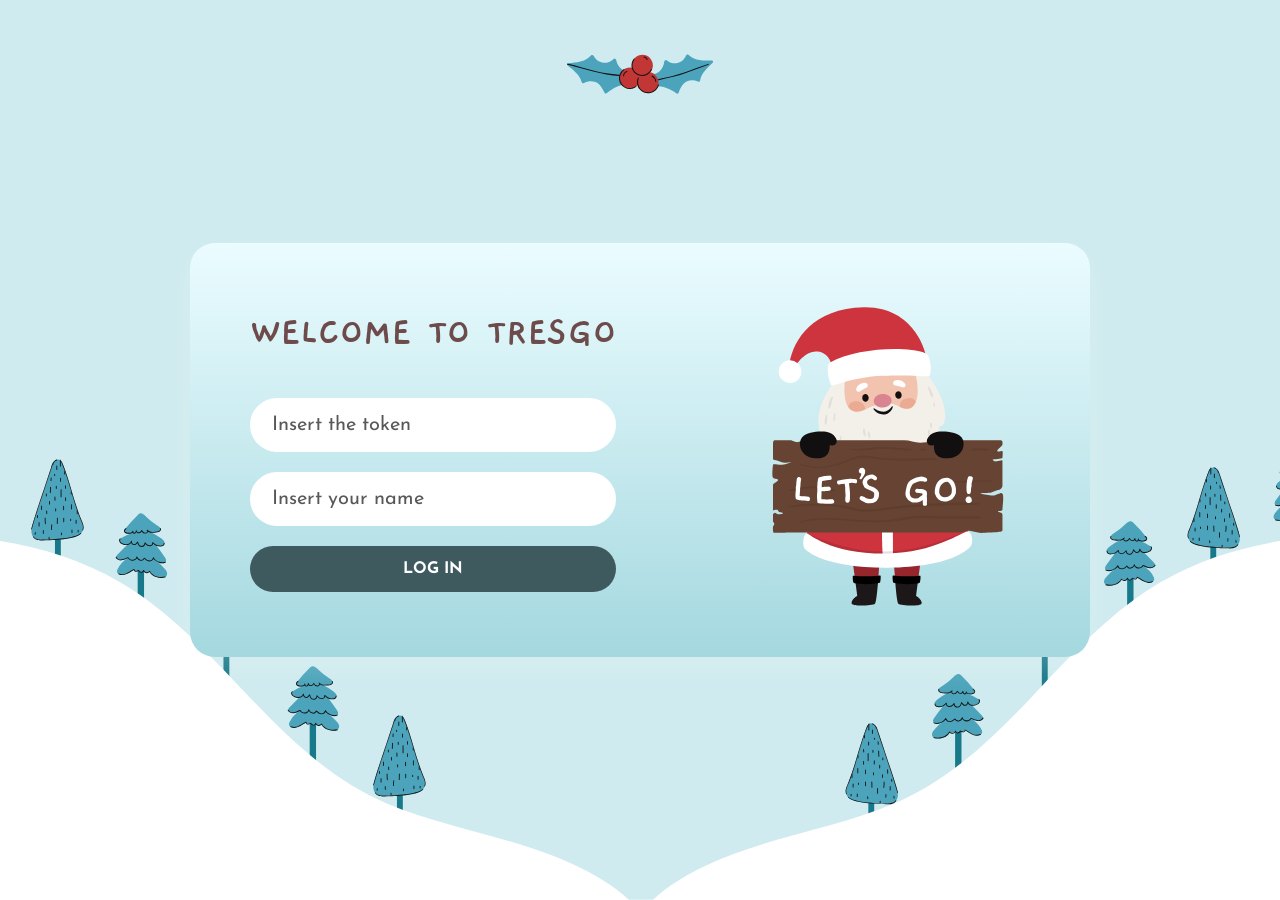
<file: static/interview.html>
<!DOCTYPE html>
<html lang="en">
<head>
    <meta charset="UTF-8">
    <meta name="viewport" content="width=device-width, initial-scale=1.0">
    <title>PROGRESS - TRESGO</title>
    <link rel="stylesheet" href="/static/interview.style.css">
    
    <link rel="preconnect" href="https://fonts.google.com/specimen/Gaegu" crossorigin>
    <link rel="preconnect" href="https://fonts.google.com/specimen/Josefin+Sans" crossorigin>
    <link href="https://fonts.googleapis.com/css2?family=Gaegu&display=swap" rel="stylesheet">
    <link href="https://fonts.googleapis.com/css2?family=Josefin+Sans&display=swap" rel="stylesheet">
</head>

<body>

    <header>
        <div class="container">
            <div class="logo">TRESGO</div>
            <div class="live-indicator">
                <span></span> RECORDING
            </div>
        </div>
    </header>

    <main class="interview-container">
        <div class="video-wrapper">
            <video id="camera-preview" autoplay playsinline muted></video>

            <div id="permission-prompt" class="video-overlay hidden">
                <p>Please allow camera and microphone access...</p>
            </div>
        </div>

        <div class="controls-wrapper">
            <div id="question-area">
                <h3 id="question-title">Question 1/5</h3>
                <p id="question-text">
                    Please introduce yourself and explain why you are interested in this position?
                </p>
            </div>

            <div id="status-area">
                <div id="loading-indicator" class="status-message hidden">
                    <div class="spinner"></div>
                    <span>Uploading video... Please wait.</span>
                </div>

                <div id="upload-error" class="status-message error-message hidden">
                    <span>Network Error! Upload failed.</span>
                    <button id="retry-button" class="btn btn-retry">Retry</button>
                </div>
            </div>

            <div class="button-controls">
                <button id="next-button" class="btn btn-primary">
                    Next Question
                </button>
                <button id="finish-button" class="btn btn-secondary hidden">
                    Finish Interview
                </button>
            </div>
        </div>
    </main>
    
    <script src="/static/interview.js"></script>

</body>
</html>
</file>
<file: static/interview.style.css>
/* --- Cài đặt chung & Biến màu (Giống trang chủ) --- */
:root {
    --bg-light: #CFEBEF;         /* Màu nền xanh nhạt toàn trang */
    --text-primary: #3e5a5f;        
    --text-secondary: #6d4b4b;     
    --primary-blue: #039c97;
    /* Màu nhấn */
    --error-red: #8b0d14;
    --error-bg: #ae6565;
}

body {
    margin: 0;
    padding: 0;
    background-image: linear-gradient(to bottom, #f4fdff, #A4D8DF);
    color: var(--text-primary);
    font-family: 'Josefin Sans', sans-serif;
    display: flex;
    flex-direction: column;
    min-height: 100vh;
}

.container {
    width: 90%;
    max-width: 1200px;
    margin: 0 auto;
}

/* --- Header --- */
header {
    padding: 20px 0;
    border-bottom: 1px solid rgba(255, 255, 255, 0.1);
}

header .container {
    display: flex;
    justify-content: space-between;
    align-items: center;
}

.logo {
    font-size: 40px;
    font-family: 'Gaegu', cursive;
    color: var(--text-secondary)
}

.live-indicator {
    font-size: 16px;
    font-weight: 700;
    color: #FF4D4D;
    display: flex;
    align-items: center;
}

.live-indicator span {
    width: 8px;
    height: 8px;
    background-color: #FF4D4D;
    border-radius: 50%;
    margin-right: 8px;
    animation: pulse 2.0s infinite;
}

@keyframes pulse {
    0% {
        opacity: 1;
    }

    50% {
        opacity: 0.3;
    }

    100% {
        opacity: 1;
    }
}

/* --- Khu vực phỏng vấn chính --- */
.interview-container {
    flex: 0 0 40%;
    /* Chiếm hết không gian còn lại */
    display: flex;
    /* Chia 2 cột (Video | Controls) */
    width: 90%;
    max-width: 2000px;
    margin: 100px auto;
    align-items: stretch;
    gap: 30px;
}

/* Cột 1: Video */
.video-wrapper {
    flex: 0 0 40%;
    aspect-ratio: 4 / 3; /* Giữ tỉ lệ 3 (chiều rộng) : 4 (chiều cao) */
    margin-top: auto;
    margin-bottom: auto;
    position: relative;
    /* Dùng để chứa overlay */
    background-color: #000;
    border-radius: 15px;
    overflow: hidden;
}

#camera-preview {
    width: 100%;
    height: 100%;
    display: block;
    object-fit: cover;
    /* Đảm bảo video lấp đầy khung */
}

/* Lớp phủ (ví dụ: xin quyền) */
.video-overlay {
    position: absolute;
    top: 0;
    left: 0;
    width: 100%;
    height: 100%;
    background-color: rgba(0, 0, 0, 0.7);
    display: flex;
    justify-content: center;
    align-items: center;
    color: white;
    font-size: 18px;
}


/* Cột 2: Điều khiển */
.controls-wrapper {
    flex: 1;
    /* Chiếm 1/3 không gian */
    display: flex;
    flex-direction: column;
}


#question-area h3 {
    margin: 0 0 10px 0;
    color: var(--text-primary);
    font-size: 30px;
}

#question-area p {
    margin: 0;
    color: var(--text-secondary);
    font-size: 24px;
    line-height: 1.6;
}

/* Khu vực trạng thái (Loading, Error) */
#status-area {
    margin: 15px 0;
    min-height: 50px;
    /* Giữ chiều cao ổn định */
}

.status-message {
    display: flex;
    align-items: center;
    font-size: 15px;
    font-weight: 700;
    padding: 15px;
    border-radius: 10px;
}

/* Lỗi (Màu đỏ) */
.error-message {
    color: var(--error-red);
    background-color: var(--error-bg);
    justify-content: space-between;
}

/* Đang tải (Màu xanh) */
#loading-indicator {
    color: #004085;
    background-color: #CCE5FF;
}

/* Vòng xoay 'Loading' */
.spinner {
    border: 3px solid #BEE5EB;
    border-top: 3px solid var(--primary-blue);
    border-radius: 50%;
    width: 18px;
    height: 18px;
    animation: spin 1s linear infinite;
    margin-right: 12px;
}

@keyframes spin {
    0% {
        transform: rotate(0deg);
    }

    100% {
        transform: rotate(360deg);
    }
}


/* Khu vực nút bấm */
.button-controls {
    margin-top: auto;
    /* Đẩy nút xuống dưới cùng */
    display: flex;
    flex-direction: column;
    gap: 15px;
}

/* --- Nút bấm chung --- */
.btn-primary,
.btn-secondary,
.btn-retry {
    padding: 15px;
    border-radius: 10px;
    text-decoration: none;
    font-weight: 700;
    font-size: 16px;
    cursor: pointer;
    text-align: center;
    border: none;
    transition: all 0.3s ease;
}

/* Nút chính: "Next" */
.btn-primary {
    background-color: var(--primary-blue);
    font-family: 'Josefin Sans', sans-serif;
    color: white;
}

.btn-primary:hover {
    background-color: #1a5e73;
}

/* Nút phụ: "Finish" */
.btn-secondary {
    background-color: #856060;
    font-family: 'Josefin Sans', sans-serif;
    color: #ffffff;
}

.btn-secondary:hover {
    background-color: var(--text-secondary);
    color: var(--background-dark);
}

/* Nút "Retry" */
.btn-retry {
    background-color: var(--error-red);
    color: white;
    padding: 8px 15px;
    font-size: 14px;
}

.btn-retry:hover {
    background-color: #a70000;
}

/* Class 'hidden' để chị dùng JS bật/tắt */
.hidden {
    display: none !important;
}

/* Nút bị vô hiệu hóa (disabled) */
.btn-primary:disabled {
    background-color: #555;
    color: #999;
    cursor: not-allowed;
}
</file>
<file: static/login.style.css>
/* --- Cài đặt chung --- */
body {
    margin: 0;
    font-family: 'Josefin Sans', sans-serif;
    /* Nền sọc chéo màu tối (giống mockup) */
    background-color: #CFEBEF;
    /* Màu nền tối */
    background-image: repeating-linear-gradient(transparent 1px,
            transparent 20px);

    /* Dùng Flexbox để căn giữa cái card Log In */
    display: flex;
    justify-content: center;
    align-items: center;
    min-height: 100vh;

    background-image: 
        /* 1. Ảnh nền mới */
        url('/static/image for website/nua-tuyet-01-01.svg'), 
        /* 2. Giữ lại sọc chéo nếu cần */
        repeating-linear-gradient(transparent 1px, transparent 20px);
        
    /* Cấu hình hiển thị ảnh nền */
    background-size: cover, auto; /* Ảnh nền 1: cover, Ảnh nền 2: auto (mặc định) */
    background-position: center center, 0 0; /* Ảnh nền 1: ở giữa, Ảnh nền 2: ở góc 0 */
    background-attachment: fixed, scroll; /* Giúp ảnh nền đứng yên khi cuộn (tùy chọn) */
    background-color: #CFEBEF;
    
    /* Dùng Flexbox để căn giữa cái card Log In */
    display: flex;
    justify-content: center;
    align-items: center;
    min-height: 100vh;
}

/* --- Card Log In chính --- */
.login-card {
    display: flex;
    /* Chia 2 cột (Form và Ảnh) */
    width: 900px;
    background-image: linear-gradient(to bottom, #ebfcff, #A4D8DF);
    /* Màu vàng nhạt (từ mockup) */
    border-radius: 25px;
    /* Bo góc lớn */
    overflow: hidden;
    /* Giúp bo góc cho cả ảnh */
    box-shadow: 0 10px 30px rgba(255, 255, 255, 0.2);
}

/* --- Cột 1: Form --- */
.login-form {
    flex: 1;
    /* Chiếm 1 phần */
    padding: 60px;
    display: flex;
    flex-direction: column;
    /* Xếp các phần tử theo cột */
    justify-content: center;
}

.login-form h2 {
    font-size: 40px;
    font-family: 'Gaegu', cursive;
    font-weight: bolder;
    color: #6d4b4b;
    /* Màu đen */
    margin-top: 0;
    margin-bottom: 40px;
    white-space: nowrap;
}

.login-card::before {
    content: "";
    /* QUAN TRỌNG: THAY background-image thành đường dẫn ảnh của bạn */
    background-image: url('/static/image for website/qua-do-01.svg'); 
    background-size: contain;
    background-repeat: no-repeat;
    /* Kích thước của quả mọng (Điều chỉnh theo ý bạn) */
    width: 150px; 
    height: 150px; 
    
    /* Định vị tuyệt đối */
    position: absolute;
    
    /* Đặt phía trên tiêu đề một chút */
    top: -1px; /* Điều chỉnh giá trị âm này để nâng/hạ vị trí dọc */
    
    /* Gán animation lắc lư vào đây */
    animation: berry-sway 4s ease-in-out infinite; /* 4s: Thời gian một chu kỳ, ease-in-out: hiệu ứng mềm mại, infinite: lặp lại vô hạn */

    /* Căn giữa tuyệt đối so với chiều rộng của khối .hero-text */
    left: 50%;
    transform: translateX(-50%); 
    
    /* Đảm bảo nó nằm trên tất cả các lớp khác (chẳng hạn như header) */
    z-index: 1; 
}

@keyframes berry-sway {
    0% { transform: translateX(-50%) translateY(0px); } /* Bắt đầu ở vị trí cũ, không dịch chuyển dọc */
    25% { transform: translateX(-55%) translateY(-5px); } /* Lắc nhẹ sang trái và hơi lên */
    50% { transform: translateX(-50%) translateY(0px); } /* Quay về vị trí cũ */
    75% { transform: translateX(-45%) translateY(-5px); } /* Lắc nhẹ sang phải và hơi lên */
    100% { transform: translateX(-50%) translateY(0px); } /* Quay về vị trí cũ */
  }


.input-group {
    margin-bottom: 20px;
}

.input-group input {
    width: 100%;
    padding: 15px 20px;
    border: 2px solid #ffffff;
    /* Viền đen */
    border-radius: 30px;
    /* Bo tròn */
    background-color: #fff;
    font-size: 20px;
    font-family: 'Josefin Sans', sans-serif;
    box-sizing: border-box;
    /* Rất quan trọng */
}

.input-group input::placeholder {
    color: #595858;
}

.login-button {
    padding: 15px 20px;
    border: none;
    border-radius: 30px;
    /* Bo tròn */
    background-color: #3e5a5f;
    /* Nền đen */
    color: white;
    /* Chữ trắng */
    font-size: 16px;
    font-weight: 700;
    font-family: 'Josefin Sans', sans-serif;
    cursor: pointer;
    transition: background-color 0.3s ease;
}

.login-button:hover {
    background-color: #333;
}

/* --- Cột 2: Hình ảnh --- */
.login-image {
    flex: 1;
    /* Chiếm 1 phần */
    background-color: transparent;
    /* Màu vàng nhạt hơn (từ mockup) */
    display: flex;
    justify-content: center;
    align-items: center;
    padding: 40px;
}

.login-image img {
    max-width: 100%;
    height: auto;
}

.error-message {
    color: #8b0d14;
    /* Màu đỏ */
    background-color: #ae6565;
    padding: 10px;
    border-radius: 10px;
    font-size: 14px;
    font-weight: 600;
    text-align: center; /* Căn giữa chữ */
    margin-bottom: 20px; /* Khoảng cách với nút LOG IN */
}

/* 1. KHỐI CHỨA TẤT CẢ BÔNG TUYẾT */
.snowflakes {
    position: fixed; /* Giữ tuyết cố định trên màn hình */
    top: 0;
    left: 0;
    width: 100%;
    height: 100%;
    /* Cho phép người dùng click xuyên qua tuyết (Không chặn tương tác) */
    pointer-events: none; 
    /* Đảm bảo tuyết nằm trên cùng */
    z-index: 9999; 
}

/* 2. STYLE CHO MỘT BÔNG TUYẾT */
.snowflake {
    position: absolute;
    top: -50px; /* Bắt đầu rơi từ vị trí ngoài màn hình */
    width: 10px; 
    height: 10px;
    background-color: #fff; /* Màu trắng */
    border-radius: 50%; /* Hình tròn */
    opacity: 0.8;
    
    /* Thiết lập kích thước (scale) ban đầu bằng biến CSS
       để tránh xung đột với animation transform */
    transform: scale(var(--scale-size, 1)); 
    
    /* CHỈ DÙNG MỘT ANIMATION TỔNG HỢP */
    animation-name: snow-movement;
    animation-timing-function: linear; 
    animation-iteration-count: infinite;
}

/* 3. KEYFRAMES TỔNG HỢP: RƠI (Y) và LẮC LƯ (X) */
/* Keyframe này bao gồm cả rơi và lắc lư, không cần keyframe 'fall' và 'sway' riêng biệt */
@keyframes snow-movement {
    /* Bắt đầu: Rơi dọc 0, Lắc ngang 0 */
    0% { 
        transform: translateY(0) translateX(0) scale(var(--scale-size)); 
    }
    /* Giữa chừng: Rơi 50% và lắc nhẹ sang phải */
    50% {
        transform: translateY(50vh) translateX(20px) scale(var(--scale-size)); 
    }
    /* Kết thúc: Rơi xuống hết màn hình (105vh) và lắc nhẹ trở lại vị trí cũ */
    100% {
        transform: translateY(105vh) translateX(0) scale(var(--scale-size)); 
    }
}

.hidden {
    display: none;
}
</file>
